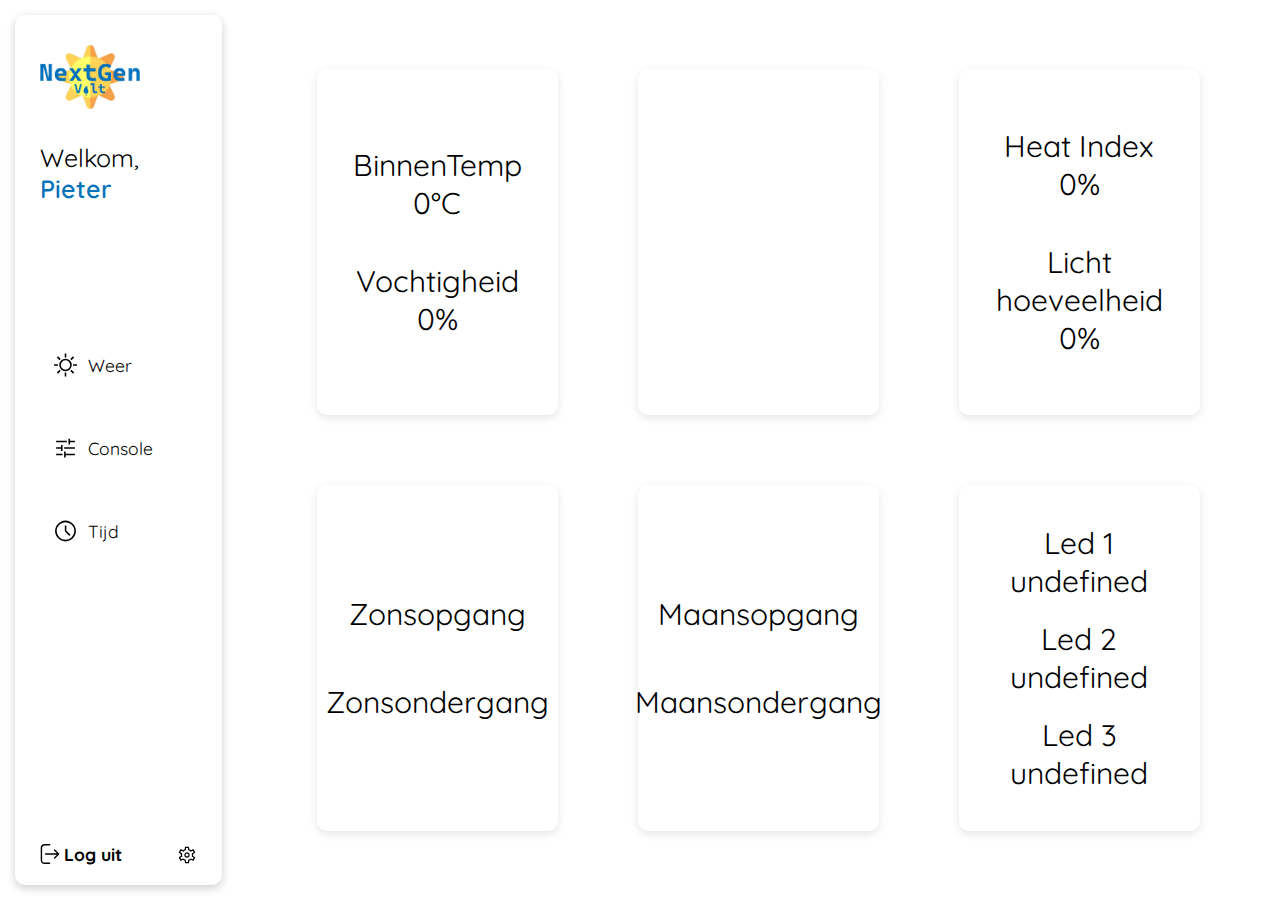
<file: Dashboard-grid/index.html>
<!DOCTYPE html>
<html>
  <head>
    <meta charset="utf-8" />
    <meta http-equiv="X-UA-Compatible" content="IE=edge" />
    <title>NextGenVolt</title>
    <meta name="description" content="NextGenVolt energie dashboard"/>
    <meta name="viewport" content="width=device-width, initial-scale=1" />
    <link rel="stylesheet" href="css/styles.css" />
    <script src="js/main.js" defer></script>
  </head>
  <body>
    <aside>
      <header>
        <img src="img/nextgenvolt.png" alt="" />
        <h1>Welkom, <span>Pieter</span></h1>
      </header>

      <ul class="nav">
        <li>
          <a href="index.html">
            <svg xmlns="http://www.w3.org/2000/svg" height="48" viewBox="0 96 960 960" width="48"><path d="M450 286V136h60v150h-60Zm256 106-42-42 106-107 42 43-106 106Zm64 214v-60h150v60H770Zm-320 410V866h60v150h-60ZM253 391 148 286l42-42 106 106-43 41Zm518 517L664 802l41-41 108 104-42 43ZM40 606v-60h150v60H40Zm151 302-43-42 105-105 22 20 22 21-106 106Zm289-92q-100 0-170-70t-70-170q0-100 70-170t170-70q100 0 170 70t70 170q0 100-70 170t-170 70Zm0-60q75 0 127.5-52.5T660 576q0-75-52.5-127.5T480 396q-75 0-127.5 52.5T300 576q0 75 52.5 127.5T480 756Zm0-180Z"/></svg>Weer</a>
        </li>
        <li>
          <a href="console.html">
            <svg xmlns="http://www.w3.org/2000/svg" height="48" viewBox="0 96 960 960" width="48"><path d="M427 936V711h60v83h353v60H487v82h-60Zm-307-82v-60h247v60H120Zm187-166v-82H120v-60h187v-84h60v226h-60Zm120-82v-60h413v60H427Zm166-165V216h60v82h187v60H653v83h-60Zm-473-83v-60h413v60H120Z"/></svg>Console</a>
        </li>
        <li>
          <a href="tijd.html">
            <svg xmlns="http://www.w3.org/2000/svg" height="48" viewBox="0 96 960 960" width="48"><path d="m627 769 45-45-159-160V363h-60v225l174 181ZM480 976q-82 0-155-31.5t-127.5-86Q143 804 111.5 731T80 576q0-82 31.5-155t86-127.5Q252 239 325 207.5T480 176q82 0 155 31.5t127.5 86Q817 348 848.5 421T880 576q0 82-31.5 155t-86 127.5Q708 913 635 944.5T480 976Zm0-400Zm0 340q140 0 240-100t100-240q0-140-100-240T480 236q-140 0-240 100T140 576q0 140 100 240t240 100Z"/></svg>Tijd</a>
        </li>
      </ul>

      <footer>
        <a class="loguit" href="#">
          <img src="img/logout.svg" alt="" />
          <h3>Log uit</h3>
        </a>

        <a class="instellingen" href="profiel.html">
          <img src="img/settings_FILL0_wght400_GRAD0_opsz48.svg" alt="" />
        </a>
      </footer>
    </aside>
    <main class="home">
      <div class="card1">
        <p id="binnen-temp"> <span>BinnenTemp</span>  0°C</p>
        <p id="vochtigheid"> <span> Vochtigheid</span> 0%</p>
      </div>

      <div class="card2">
        <p id="weather_code"></p>
        <p id="weather_status"></p>
        <p id="weather_temp"></p>
      </div>

      <div class="card3">
        <p id="heatIndex"> <span> Heat Index </span> 0%</p>
        <p id="Licht"> <span> Licht hoeveelheid </span> 0%</p>
      </div>

      <div class="card4">
        <p>Zonsopgang</p>
        <p id="js--sunrise"></p>
        <p>Zonsondergang</p>
        <p id="js--sunset"></p>
      </div>

      <div class="card5">
        <p>Maansopgang</p>
        <p id="js--moonrise"></p>
        <p>Maansondergang</p>
        <p id="js--moonset"></p>
      </div>

      <div class="card6">
        <p id="LED1status"> <span> Led 1 </span> undefined</p>
        <p id="LED2status"> <span> Led 2 </span> undefined</p>
        <p id="LED3status"> <span> Led 3 </span> undefined</p>
      </div>
    </main>
  </body>
</html>
</file>
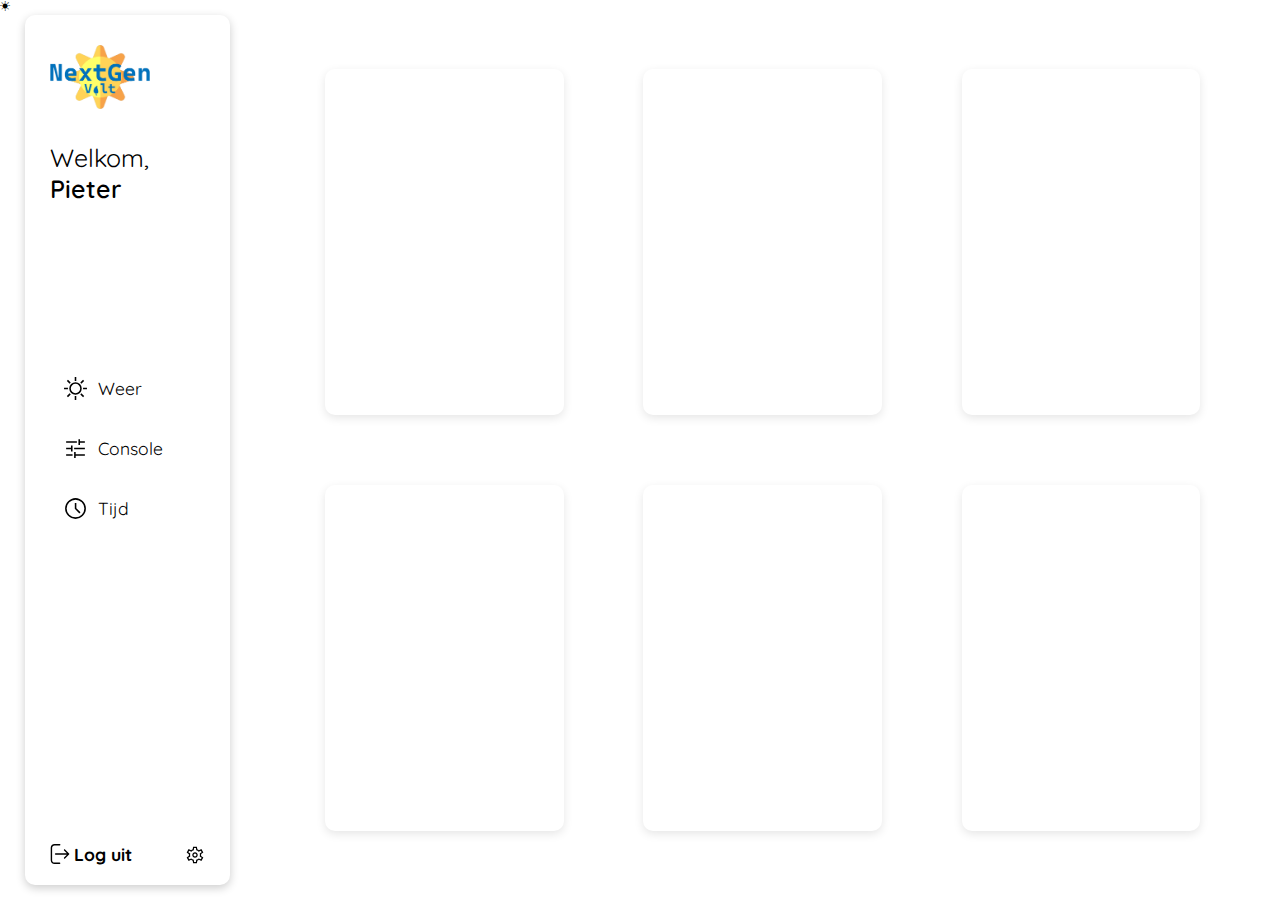
<file: NextGenVolt-main/NextGenVolt-main/Dashboard-grid/index.html>
<!DOCTYPE html>
<html>
    <head>
        <meta charset="utf-8">
        <meta http-equiv="X-UA-Compatible" content="IE=edge">
        <title></title>
        <meta name="description" content="">
        <meta name="viewport" content="width=device-width, initial-scale=1">
        <link rel="stylesheet" href="css/styles.css">
        <link rel="stylesheet" href="https://cdn.jsdelivr.net/npm/bootstrap-icons@1.3.0/font/bootstrap-icons.css" />
        <script src="js/main.js" defer></script>
    </head>
    <body>
     
        <i class="bi bi-brightness-high-fill" id="toggleDark"></i>

        <aside>
            <header>
                <img src="img/nextgenvolt.png" alt="">
                <h1>Welkom, <span>Pieter</span></h1>
            </header>

            <ul class="nav">
                <li>    
                    <a href="#" id="Weer">
                        <img id="Weer-svg" src="img/sunny_FILL0_wght400_GRAD0_opsz48.svg" alt="">Weer
                    </a>
                </li>
                <li>    
                    <a href="#" id="Console">
                        <img id="ConsoleSVG" src="img/tune_FILL0_wght400_GRAD0_opsz48.svg" alt="">Console
                    </a>
                </li>
                <li>    
                    <a href="#" id="Tijd">
                        <img id="Tijd-svg" src="img/schedule_FILL0_wght400_GRAD0_opsz48.svg" alt="">Tijd
                        
                    </a>
                </li>
            </ul>
            
            <footer>
                <a class="loguit" href="#">
                    <img id="loguit-svg" src="img/logout.svg" alt="">
                    <h3 id="loguit">Log uit</h3>
                </a>
    
                <a class="instellingen" href="#">
                    <img id="instellingen-svg" src="img/settings_FILL0_wght400_GRAD0_opsz48.svg" alt="">
                </a>
            </footer>

        </aside>
        <main class="cards"> 
            <div class="card1"></div>
            <div class="card2"></div>
            <div class="card3"></div>
            <div class="card4"></div>
            <div class="card5"></div>
            <div class="card6"></div>
        </main>
    </body>
</html>
</file>
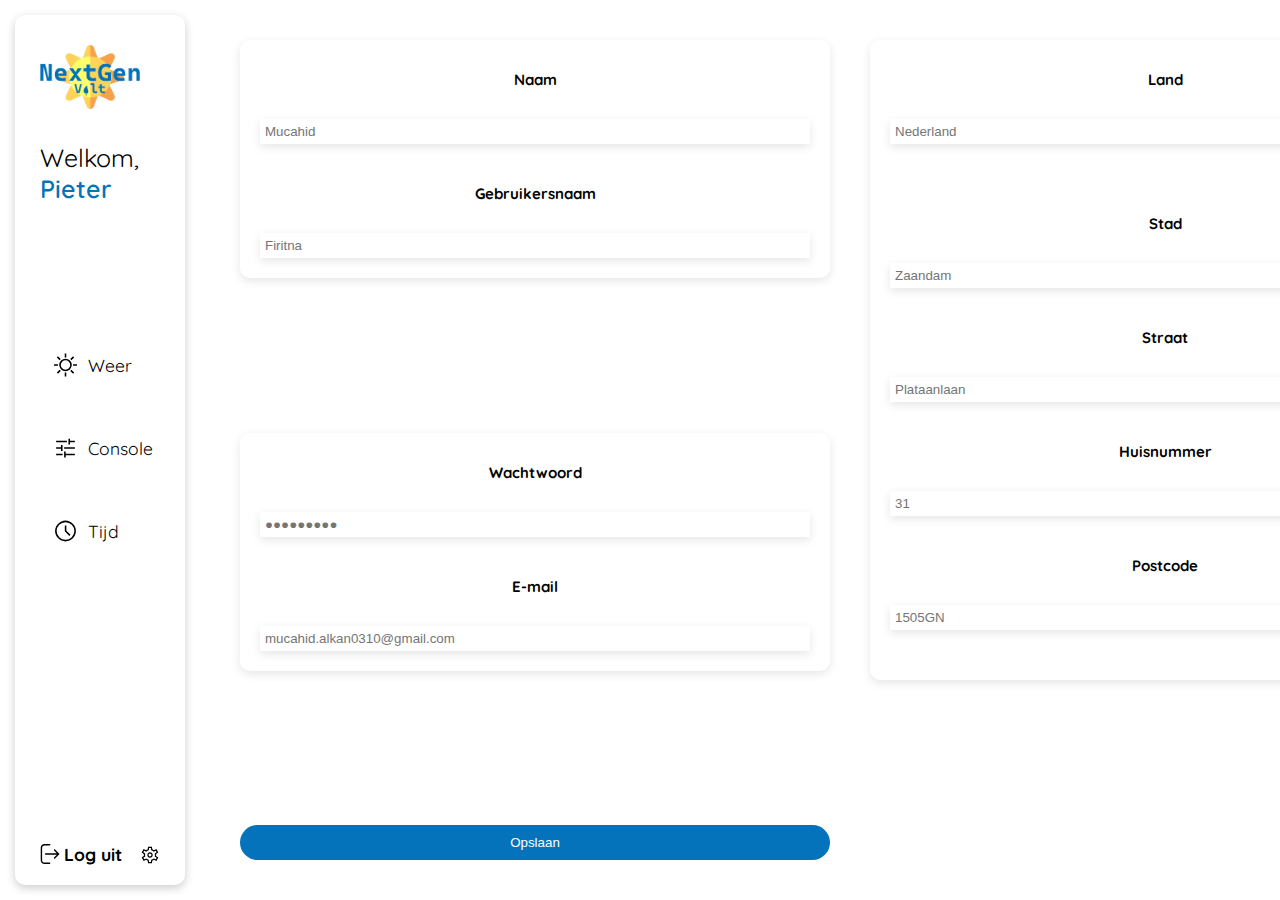
<file: Dashboard-grid/profiel.html>
<!DOCTYPE html>
<html>
  <head>
    <meta charset="utf-8" />
    <meta http-equiv="X-UA-Compatible" content="IE=edge" />
    <title>NextGenVolt</title>
    <meta name="description" content="NextGenVolt energie dashboard" />
    <meta name="viewport" content="width=device-width, initial-scale=1" />
    <link rel="stylesheet" href="css/styles.css" />
    <script src="js/main.js" defer></script>
  </head>
  <body>
    <aside>
      <header>
        <img src="img/nextgenvolt.png" alt="" />
        <h1>Welkom, <span>Pieter</span></h1>
      </header>

      <ul class="nav">
        <li>
          <a href="index.html">
            <svg
              xmlns="http://www.w3.org/2000/svg"
              height="48"
              viewBox="0 96 960 960"
              width="48"
            >
              <path
                d="M450 286V136h60v150h-60Zm256 106-42-42 106-107 42 43-106 106Zm64 214v-60h150v60H770Zm-320 410V866h60v150h-60ZM253 391 148 286l42-42 106 106-43 41Zm518 517L664 802l41-41 108 104-42 43ZM40 606v-60h150v60H40Zm151 302-43-42 105-105 22 20 22 21-106 106Zm289-92q-100 0-170-70t-70-170q0-100 70-170t170-70q100 0 170 70t70 170q0 100-70 170t-170 70Zm0-60q75 0 127.5-52.5T660 576q0-75-52.5-127.5T480 396q-75 0-127.5 52.5T300 576q0 75 52.5 127.5T480 756Zm0-180Z"
              /></svg>Weer</a
          >
        </li>
        <li>
          <a href="console.html">
            <svg
              xmlns="http://www.w3.org/2000/svg"
              height="48"
              viewBox="0 96 960 960"
              width="48"
            >
              <path
                d="M427 936V711h60v83h353v60H487v82h-60Zm-307-82v-60h247v60H120Zm187-166v-82H120v-60h187v-84h60v226h-60Zm120-82v-60h413v60H427Zm166-165V216h60v82h187v60H653v83h-60Zm-473-83v-60h413v60H120Z"
              /></svg>Console</a
          >
        </li>
        <li>
          <a href="tijd.html">
            <svg
              xmlns="http://www.w3.org/2000/svg"
              height="48"
              viewBox="0 96 960 960"
              width="48"
            >
              <path
                d="m627 769 45-45-159-160V363h-60v225l174 181ZM480 976q-82 0-155-31.5t-127.5-86Q143 804 111.5 731T80 576q0-82 31.5-155t86-127.5Q252 239 325 207.5T480 176q82 0 155 31.5t127.5 86Q817 348 848.5 421T880 576q0 82-31.5 155t-86 127.5Q708 913 635 944.5T480 976Zm0-400Zm0 340q140 0 240-100t100-240q0-140-100-240T480 236q-140 0-240 100T140 576q0 140 100 240t240 100Z"
              /></svg>Tijd</a
          >
        </li>
      </ul>

      <footer>
        <a class="loguit" href="#">
          <img src="img/logout.svg" alt="" />
          <h3>Log uit</h3>
        </a>

        <a class="instellingen" href="#">
          <img src="img/settings_FILL0_wght400_GRAD0_opsz48.svg" alt="" />
        </a>
      </footer>
    </aside>
    <main class="profiel">
      <article>

        <div>
          <h2>Naam</h2>
          <input type="text" placeholder="Mucahid" />

          <h2>Gebruikersnaam</h2>
          <input type="text" placeholder="Firitna" />
        </div>

        <section>
        <div>
          <h2>Wachtwoord</h2>
          <input type="password" placeholder="●●●●●●●●●" />
          <h2>E-mail</h2>
          <input type="password" placeholder="mucahid.alkan0310@gmail.com"/>
        </div>
      </section>
        <button>Opslaan</button>
      </article>
      <article class="locatie">
        <div>
          <h2>Land</h2>
          <input type="text" id="land" placeholder="Nederland"/>

          <h2>Stad</h2>
          <input type="text" id="stad" placeholder="Zaandam" />

          <h2>Straat</h2>
          <input type="text" name="" id="straat" placeholder="Plataanlaan" />

          <h2>Huisnummer</h2>
          <input type="text" name="" id="huisnummer" placeholder="31" />

          <h2>Postcode</h2>
          <input type="text" name="" id="postcode" placeholder="1505GN" />
        </div>
      </article>
    </main>
  </body>
</html>
</file>
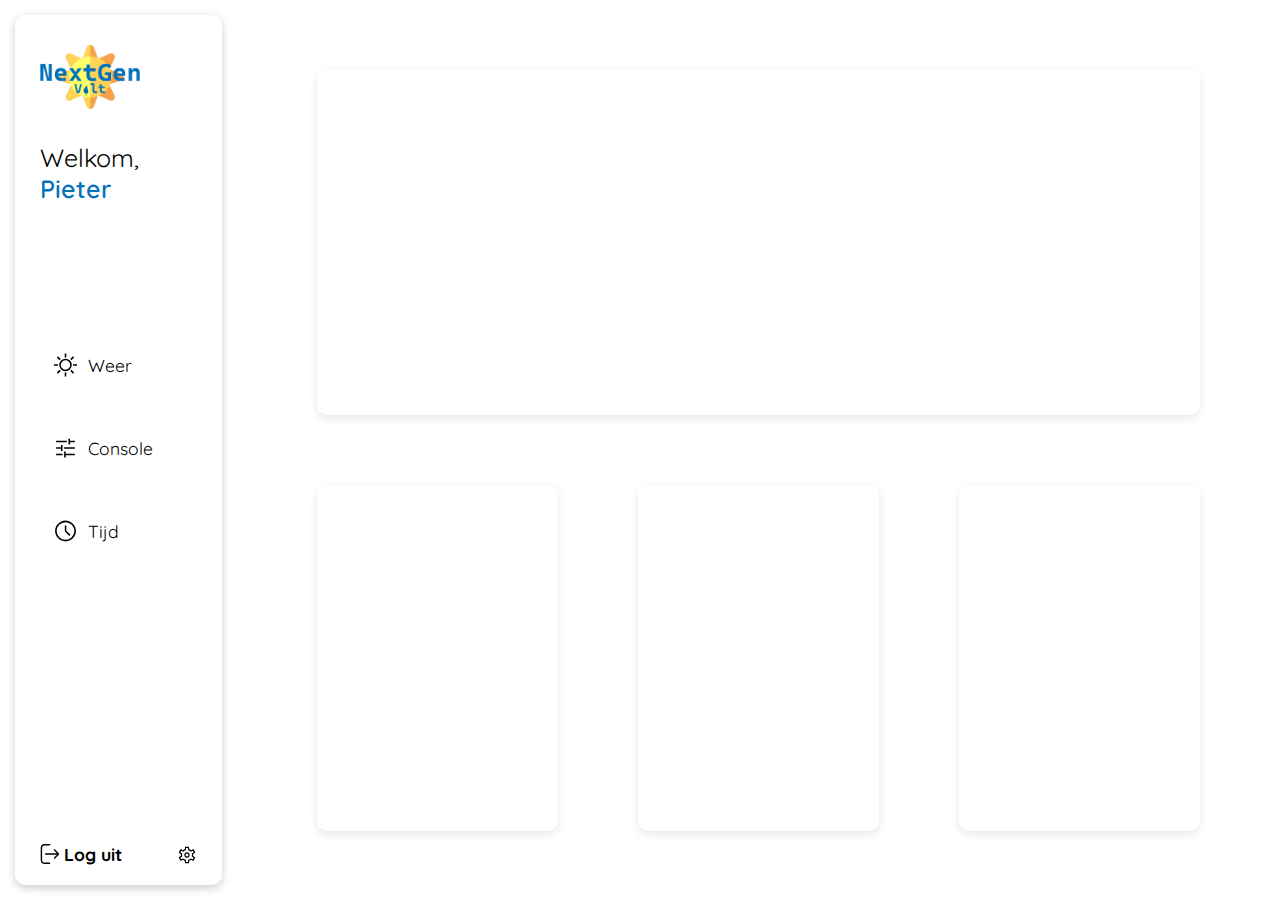
<file: Dashboard-grid/tijd.html>
<!DOCTYPE html>
<html>
  <head>
    <meta charset="utf-8" />
    <meta http-equiv="X-UA-Compatible" content="IE=edge" />
    <title>NextGenVolt</title>
    <meta name="description" content="NextGenVolt energie dashboard"/>
    <meta name="viewport" content="width=device-width, initial-scale=1" />
    <link rel="stylesheet" href="css/styles.css" />
    <script src="js/main.js" defer></script>
  </head>
  <body>
    <aside>
      <header>
        <img src="img/nextgenvolt.png" alt="" />
        <h1>Welkom, <span>Pieter</span></h1>
      </header>

      <ul class="nav">
        <li>
          <a href="index.html">
            <svg xmlns="http://www.w3.org/2000/svg" height="48" viewBox="0 96 960 960" width="48"><path d="M450 286V136h60v150h-60Zm256 106-42-42 106-107 42 43-106 106Zm64 214v-60h150v60H770Zm-320 410V866h60v150h-60ZM253 391 148 286l42-42 106 106-43 41Zm518 517L664 802l41-41 108 104-42 43ZM40 606v-60h150v60H40Zm151 302-43-42 105-105 22 20 22 21-106 106Zm289-92q-100 0-170-70t-70-170q0-100 70-170t170-70q100 0 170 70t70 170q0 100-70 170t-170 70Zm0-60q75 0 127.5-52.5T660 576q0-75-52.5-127.5T480 396q-75 0-127.5 52.5T300 576q0 75 52.5 127.5T480 756Zm0-180Z"/></svg>Weer</a>
        </li>
        <li>
          <a href="console.html">
            <svg xmlns="http://www.w3.org/2000/svg" height="48" viewBox="0 96 960 960" width="48"><path d="M427 936V711h60v83h353v60H487v82h-60Zm-307-82v-60h247v60H120Zm187-166v-82H120v-60h187v-84h60v226h-60Zm120-82v-60h413v60H427Zm166-165V216h60v82h187v60H653v83h-60Zm-473-83v-60h413v60H120Z"/></svg>Console</a>
        </li>
        <li>
          <a href="tijd.html">
            <svg xmlns="http://www.w3.org/2000/svg" height="48" viewBox="0 96 960 960" width="48"><path d="m627 769 45-45-159-160V363h-60v225l174 181ZM480 976q-82 0-155-31.5t-127.5-86Q143 804 111.5 731T80 576q0-82 31.5-155t86-127.5Q252 239 325 207.5T480 176q82 0 155 31.5t127.5 86Q817 348 848.5 421T880 576q0 82-31.5 155t-86 127.5Q708 913 635 944.5T480 976Zm0-400Zm0 340q140 0 240-100t100-240q0-140-100-240T480 236q-140 0-240 100T140 576q0 140 100 240t240 100Z"/></svg>Tijd</a>
        </li>
      </ul>

      <footer>
        <a class="loguit" href="#">
          <img src="img/logout.svg" alt="" />
          <h3>Log uit</h3>
        </a>

        <a class="instellingen" href="profiel.html">
          <img src="img/settings_FILL0_wght400_GRAD0_opsz48.svg" alt="" />
        </a>
      </footer>
    </aside>
    <main class="tijd">
      <div class="card1">
          <p id="js--time" class="tijd"></p>  
      </div>
    
      <div class="card4">
        <p id="js--date-letter" class="date-letter"></p>
        <p id="js--date-number" class="date-nummer"></p>
      </div>
    
      <div class="card5"></div>
    
      <div class="card6"></div>
    </main>
  </body>
</html>
</file>
<file: Dashboard-grid/css/styles.css>
@import url("https://fonts.googleapis.com/css2?family=Quicksand:wght@300;400;500;600;700&family=Rubik&display=swap");
* {
  margin: 0;
  padding: 0;
  list-style: none;
}

html {
  font-size: 62.5%;
}

body {
  box-sizing: border-box;
  font-family: "Quicksand", sans-serif;
  display: flex;
  height: 100vh;
}

h3 {
  display: inline;
  vertical-align: middle;
}
/* NAV  */

aside {
  box-shadow: 0 3px 10px rgb(0 0 0 / 0.2);  
  width: 15%;
  padding: 3em 2.5rem 2em;
  border-radius: 10px;
  display: flex;
  flex-direction: column;
  justify-content: space-between;
  margin: 1.5rem;
}

aside img {
  width: 10rem;
}

aside h1 {
  font-weight: 400;
  font-size: 2.5rem;
  margin-top: 30px;
}

aside span {
  font-weight: 600;
  color: #0473bb;
}

aside p {
  font-size: 2rem;
  margin-bottom: 10px;
}

.nav {
  gap: 20px 0;
  display: flex;
  flex-direction: column;
  margin-bottom: 150px;
}

.nav li {
  font-size: 1.75rem;
  position: relative;
  transition: 0.3s;
}

.nav li a:hover, .nav li a svg:hover, .nav li a:focus, .nav li a svg:focus {
  color:  #0473bb;
  font-weight: 700;
  fill: #0473bb;
}

.nav li a {
  display: flex;
  align-items: center;
  text-decoration: none;
  color: black;
  gap: 10px;
  padding: 7.5px;
  border-radius: 10px;
  transition: 0.3s;
}

.nav li svg {
  width: 2.5rem;
  padding-left: 5px;
}


/* LOG UIT */

aside footer {
  display: flex;
  justify-content: space-between;
  align-items: center;
  font-size: 1.5rem;
}


aside footer a {
  text-decoration: none;
  color: black;
}

aside footer a img {
  width: 2rem;
  vertical-align: middle;
}


/* CARDS */

main {
  display: grid;
  grid-template-columns: repeat(13,1fr);
  grid-template-rows: repeat(13,1fr);
  width: 100%;
}

main div{
  box-shadow: 0 3px 10px rgb(0 0 0 / 0.1);  
  border-radius: 10px;
  display: flex;
  flex-direction: column;
  align-items: center;
  justify-content: center;
  transition: 0.3s;
}

div:hover {
  transform: scale(1.1);
}

.card1 {
  grid-column: 2 / 5;
  grid-row: 2 / 7;
}

.card2 {
  grid-column: 6 / 9;
  grid-row: 2 / 7;
}

.card3 {
  grid-column: 10 / 13;
  grid-row: 2 / 7;
}

.card4 {
  grid-column: 2 / 5;
  grid-row: 8 / 13;
}

.card5 {
  grid-column: 6 / 9;
  grid-row: 8 / 13;}

.card6 {
  grid-column: 10 / 13;
  grid-row: 8 / 13;
}


/* HOME */

.home .card1, .home .card3, .home .card6 {
  font-size: 3rem;
  text-align: center;
}

.home .card1 p, .home .card3 p {
  padding: 2rem;
}

.home .card6 p {
  padding: 1rem;
}

.home .card1 span, .home .card3 span, .home .card6 span {
  display: block;
}

.home .card2 p:nth-child(1) {
  font-size: 6rem;
}

.home .card2 p:nth-child(2) {
  font-size: 2rem;
  padding: 2rem;
}

.home .card2 p:nth-child(3) {
  font-size: 5rem;
  color: #0473bb;
}

.home .card4 p {
  font-weight: 400;
  font-size: 3rem;
}

.home .card4 p:nth-child(2) {
  padding-bottom: 5rem;
}

.home .card5 p {
  font-weight: 400;
  font-size: 3rem;
}

.home .card5 p:nth-child(2) {
  padding-bottom: 5rem;
}
/* CARDS TIJD */

.tijd .card1 {
  grid-column: 2 / 13;
}

.tijd {
  font-size: 8rem;
  text-align: center;
  
}

.date-letter {
  text-align: center;
  font-size: 6rem;
}

 .date-nummer {
  text-align: center;
  font-size: 4rem;
 }

 /* CONSOLE */

 .card--stopwatch{
  box-shadow: none;
  background: none;
  display: flex;
  justify-content: center;
  align-items: center;
  flex-direction: column;
  gap: 4rem;
}

.timerText{
  font-size: 200%;
}

.button{
  padding: 1rem 2rem;
  font-size: 2rem;
  border-radius: 0.5rem;
  color: black;
}
.button--start{
  background: #fdc830;
  border: none;
}
.button--stop{
  background: red;
  border: none;

}
.button--reset{
  background: #f37335;
  border: none;
}



 /* PROFIEL PAGINA */

 .profiel {
  padding: 2rem;
  justify-content: center;
 }

 .profiel article {
  display: flex;
  flex-direction: column;
  padding: 2rem; 
  height: calc(100vh - 8rem);
  justify-content: space-between;
  border-radius: 10px;
 }

 .profiel article div {
  padding: 2rem;
 }

 .profiel article div:nth-child(1) {
  margin-bottom: 10rem;
 }

 .profiel article button {
  color: #ffffff;
  background-color: #0473bb;
  border: none;
  padding: 1rem;
  border-radius: 20px;
 }

 .profiel article button:hover {
  transition: 0.3s;
  background-color: #0472bbca;
 }

 .profiel article div h2 {
  padding: 10px;
  padding-bottom: 3rem;
 }

 .profiel article div h2:nth-child(3) {
  padding-top: 4rem;
 }

 .profiel article div input {
  padding: 0.5rem;
  width: 60vh;
  border: none;
  box-shadow: 0 3px 10px rgb(0 0 0 / 0.1); 
 }

 .locatie div input {
  margin-bottom: 30px;
}
</file>
<file: NextGenVolt-main/NextGenVolt-main/Dashboard-grid/css/styles.css>
@import url("https://fonts.googleapis.com/css2?family=Quicksand:wght@300;400;500;600;700&family=Rubik&display=swap");
* {
  margin: 0;
  padding: 0;
  list-style: none;
}

html {
  font-size: 62.5%;
}


body {
  box-sizing: border-box;
  font-family: "Quicksand", sans-serif;
  display: flex;
  height: 100vh;
}

h3 {
  display: inline;
  vertical-align: middle;
}
/* NAV  */

aside {
  box-shadow: 0 3px 10px rgb(0 0 0 / 0.2);  
  width: 15%;
  padding: 3em 2.5rem 2em;
  border-radius: 10px;
  display: flex;
  flex-direction: column;
  justify-content: space-between;
  margin: 1.5rem;
}

aside img {
  width: 10rem;
}

aside h1 {
  font-weight: 400;
  font-size: 2.5rem;
  margin-top: 30px;
}

aside span {
  font-weight: 600;
}

aside p {
  font-size: 2rem;
  margin-bottom: 10px;
}

.nav {
  gap: 20px 0;
  display: flex;
  flex-direction: column;
  margin-bottom: 150px;
}

.nav li {
  font-size: 1.75rem;
  position: relative;
  transition: 0.3s;
}

.nav li:after {
content: "";
background-color: purple;
border-bottom: 3px solid purple;
width: 0%;
position: absolute;
transition: 0.3s;
}

.nav li:hover:after  {
  width: 100%;
}

.nav li a:hover {
  color: purple;
  font-weight: 600;
}

.nav li a:focus{
  color: purple;
  font-weight: 600;
}

.nav li a {
  display: flex;
  align-items: center;
  text-decoration: none;
  color: black;
  gap: 10px;
  padding: 7.5px;
  border-radius: 10px;
  transition: 0.3s;
}

.nav li img {
  width: 2.5rem;
  padding-left: 5px;
}


/* LOG UIT */

aside footer {
  display: flex;
  justify-content: space-between;
  align-items: center;
  font-size: 1.5rem;
}


aside footer a {
  text-decoration: none;
  color: black;
}

aside footer a img {
  width: 2rem;
  vertical-align: middle;
}


/* CARDS */

.cards {
  display: grid;
  grid-template-columns: repeat(13,1fr);
  grid-template-rows: repeat(13,1fr);
  width: 100%;
}

.cards div{
  box-shadow: 0 3px 10px rgb(0 0 0 / 0.1);  
  border-radius: 10px;
}

.card1 {
  grid-column: 2 / 5;
  grid-row: 2 / 7;
}

.card2 {
  grid-column: 6 / 9;
  grid-row: 2 / 7;
}

.card3 {
  grid-column: 10 / 13;
  grid-row: 2 / 7;
}

.card4 {
  grid-column: 2 / 5;
  grid-row: 8 / 13;}

.card5 {
  grid-column: 6 / 9;
  grid-row: 8 / 13;}

.card6 {
  grid-column: 10 / 13;
  grid-row: 8 / 13;
}
</file>
